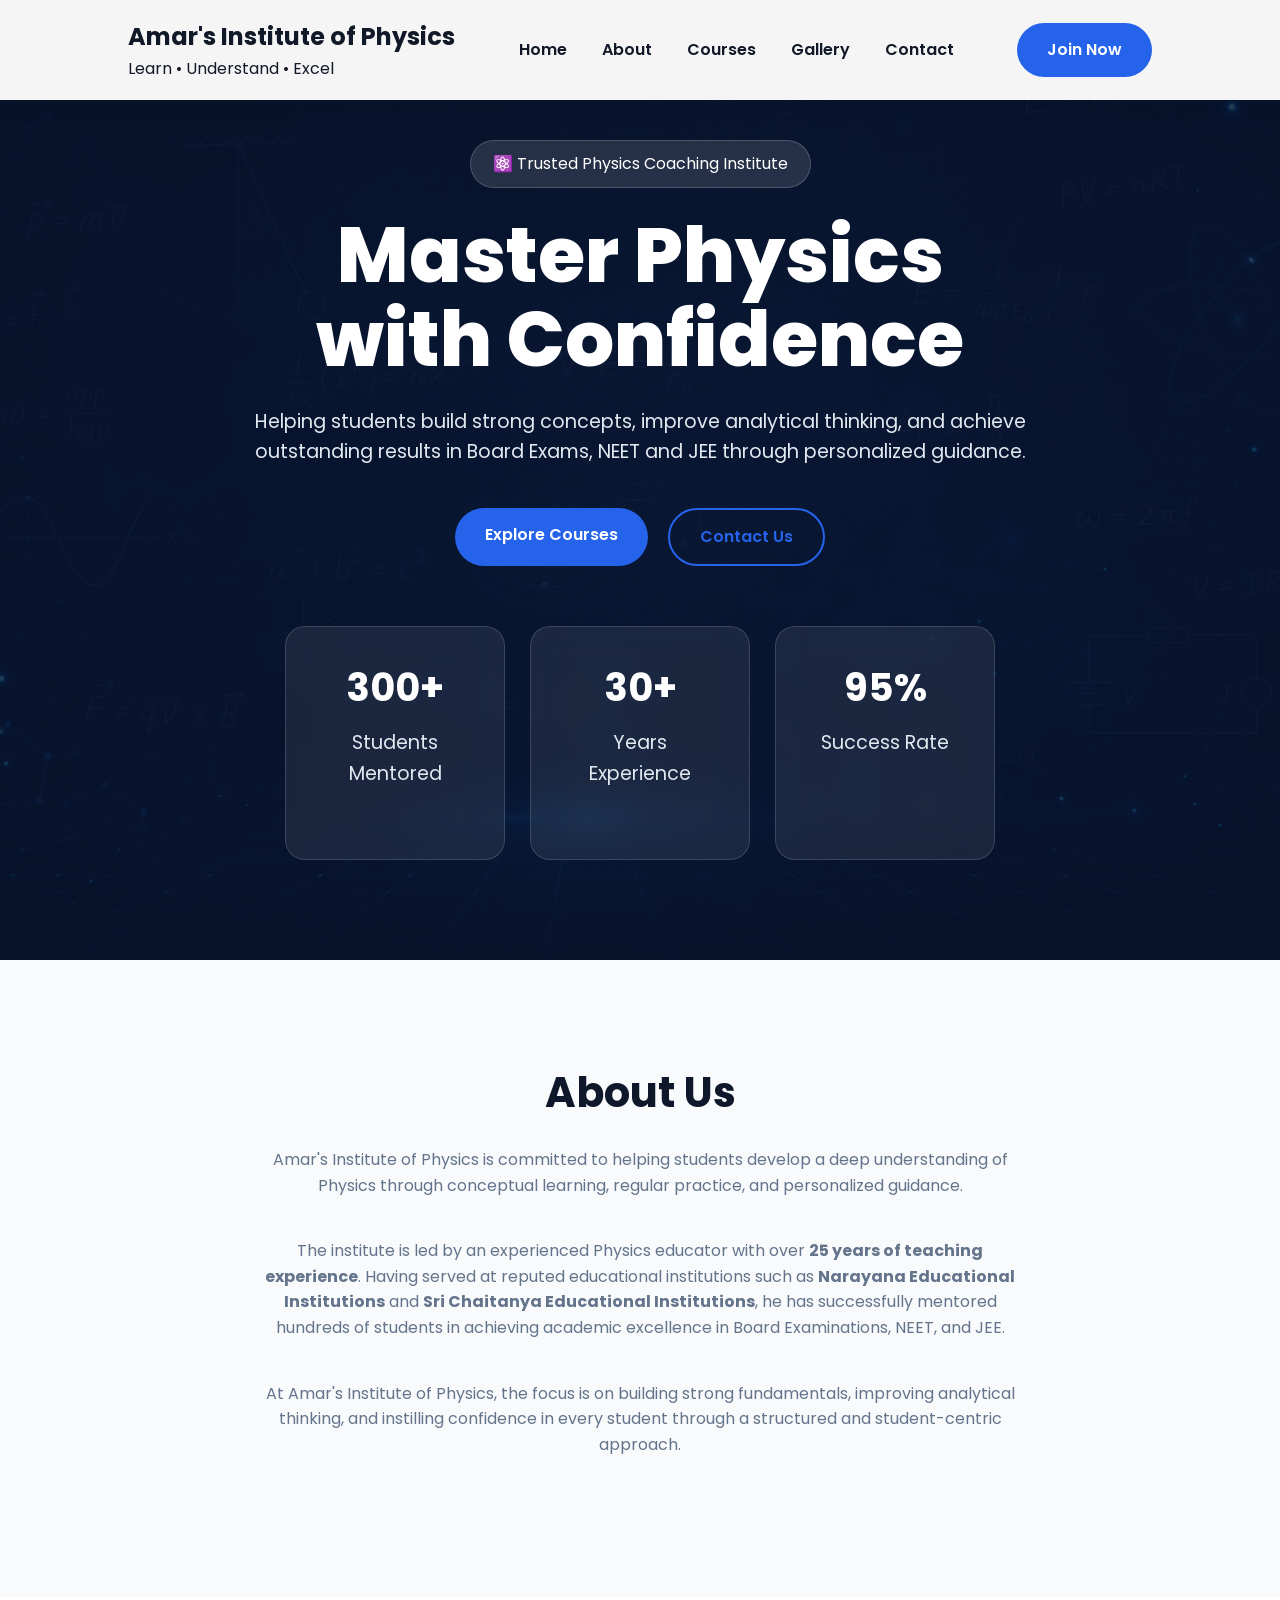
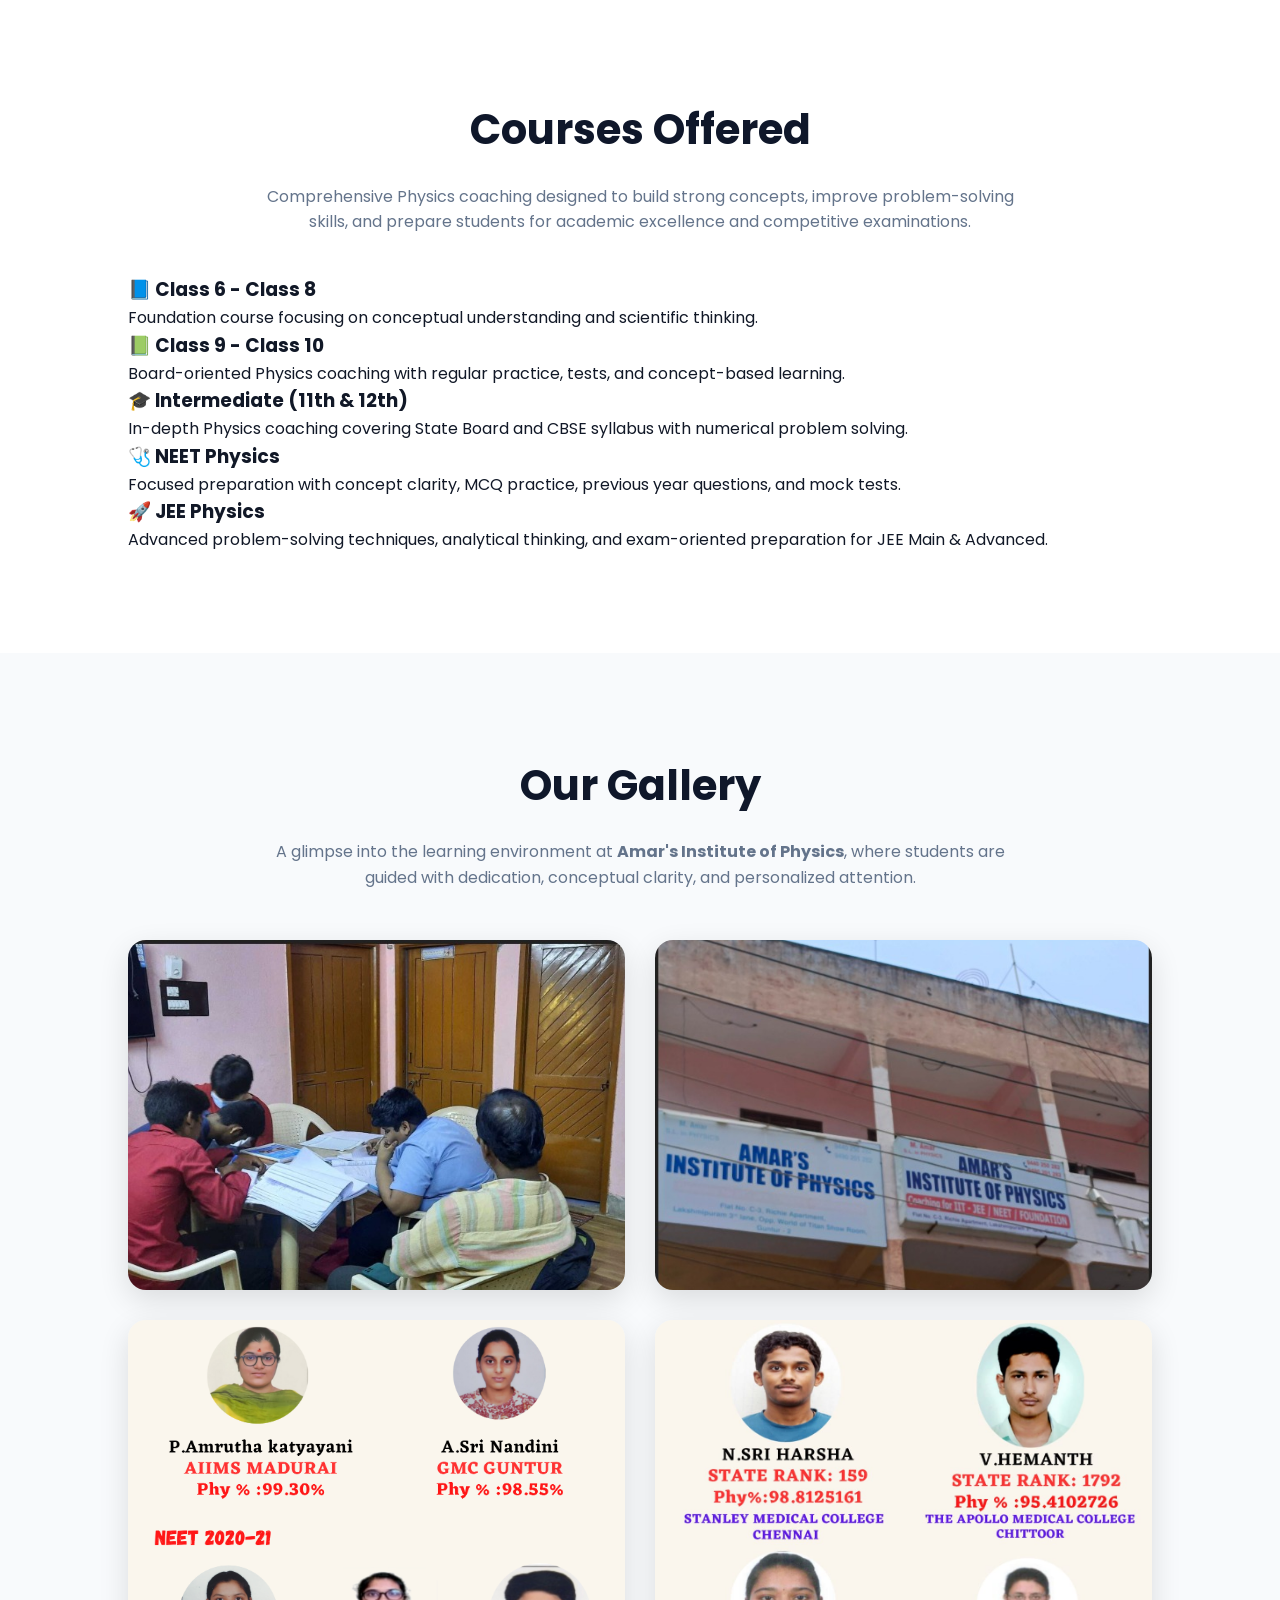
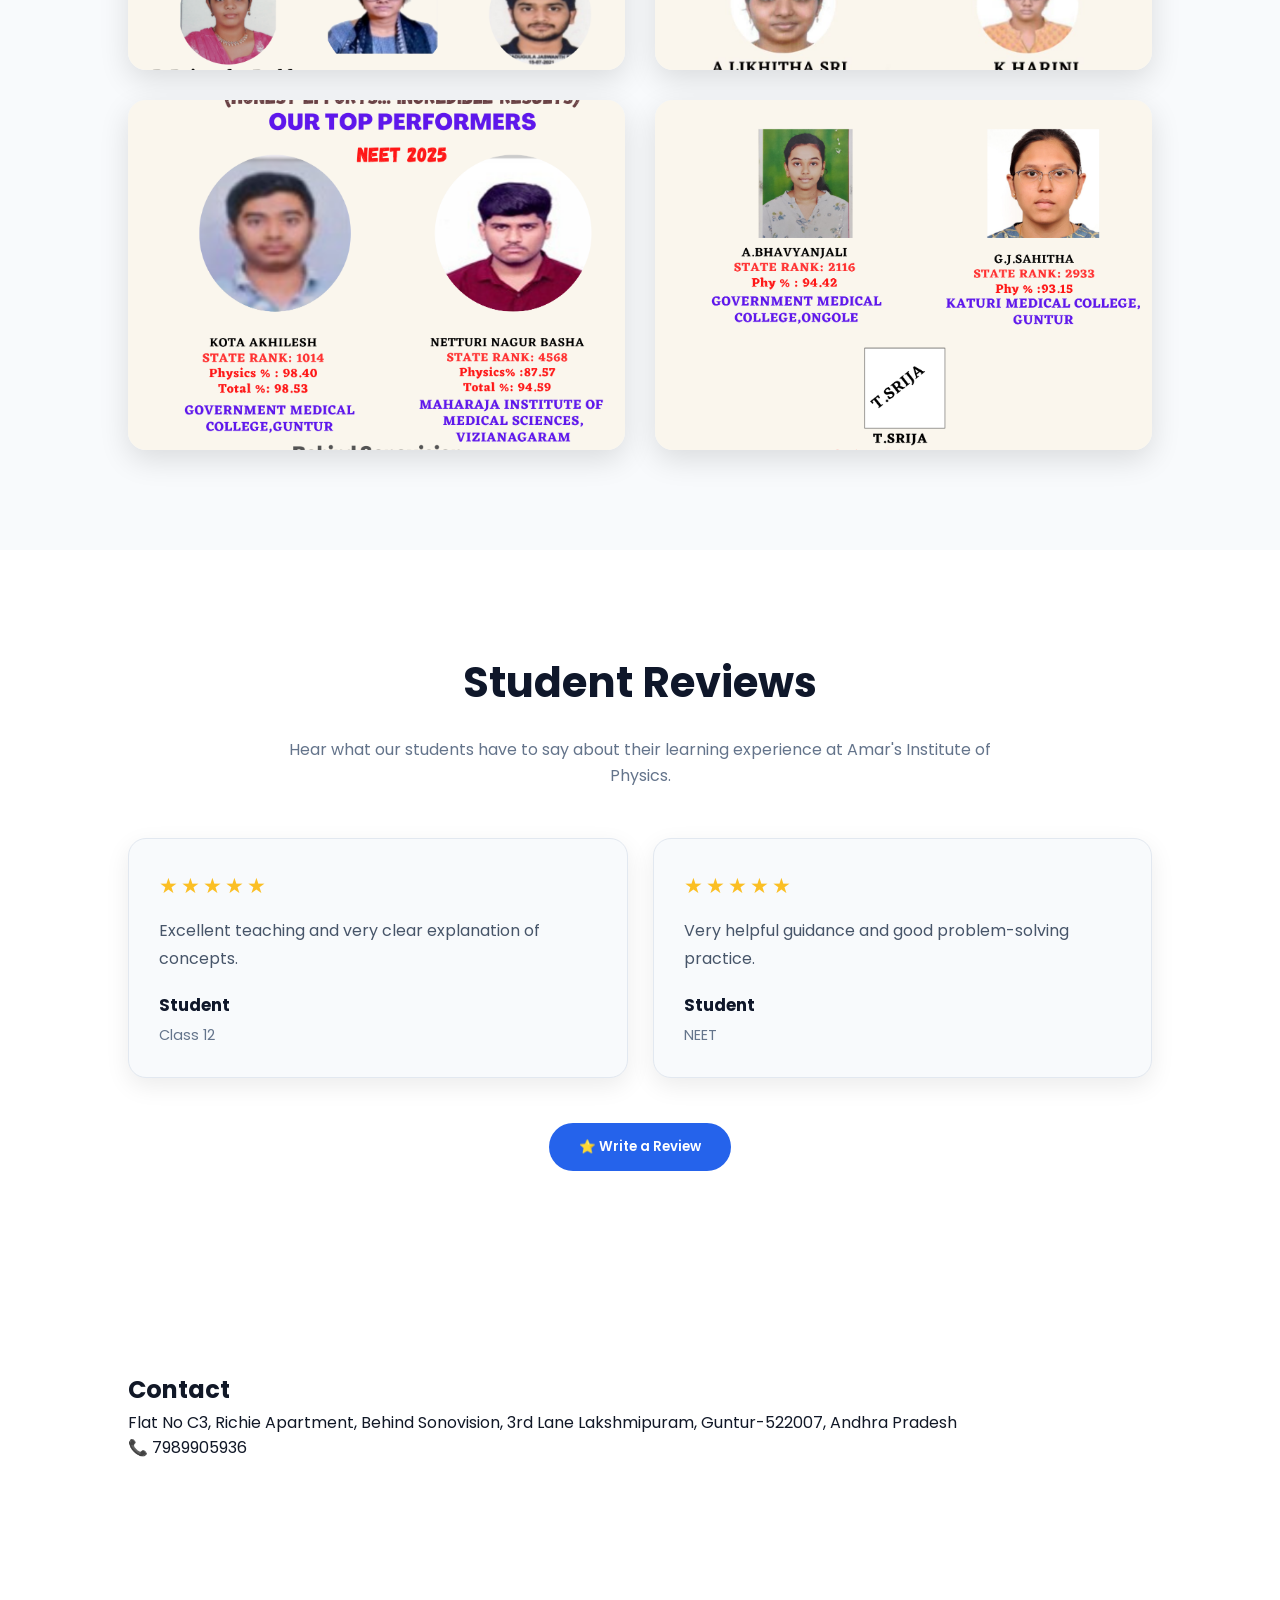
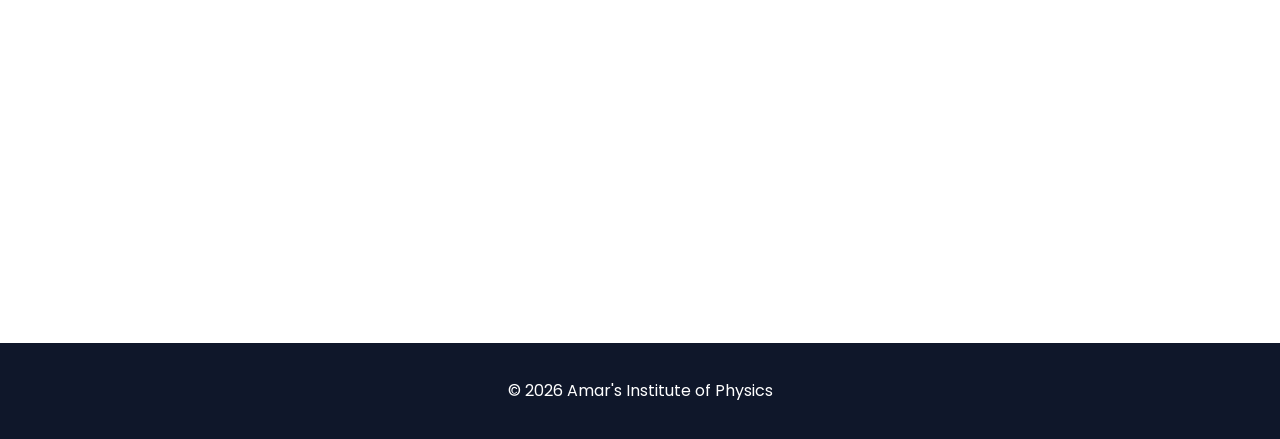
<file: index.html>
<!DOCTYPE html>
<html lang="en">
<head>
<meta charset="UTF-8">
<meta name="viewport" content="width=device-width, initial-scale=1.0">
<title>Amar's Institute of Physics</title>
<link rel="preconnect" href="https://fonts.googleapis.com">
<link rel="preconnect" href="https://fonts.gstatic.com" crossorigin>
<link href="https://fonts.googleapis.com/css2?family=Poppins:wght@300;400;500;600;700;800&display=swap" rel="stylesheet">
<link rel="stylesheet" href="assets/css/style.css">
</head>
<body>

<header>
<nav class="navbar">
<div class="logo-text">
    <h2>Amar's Institute of Physics</h2>
    <span>Learn • Understand • Excel</span>
</div>

<ul class="nav-links">
<li><a href="#home">Home</a></li>
<li><a href="#about">About</a></li>
<li><a href="#courses">Courses</a></li>
<li><a href="#gallery">Gallery</a></li>
<li><a href="#contact">Contact</a></li>
</ul>

<a href="#contact" class="btn">Join Now</a>
</nav>
</header>

<section id="home" class="hero">
<div class="hero-content">
<span class="hero-tag">⚛️ Trusted Physics Coaching Institute</span>
<h1>Master Physics<br>with Confidence</h1>
<p>Helping students build strong concepts, improve analytical thinking, and achieve outstanding results in Board Exams, NEET and JEE through personalized guidance.</p>
<div class="hero-buttons">
<a class="btn" href="#courses">Explore Courses</a>
<a class="btn-secondary" href="#contact">Contact Us</a>
</div>
<div class="hero-stats">
<div class="stat-card"><h2>300+</h2><p>Students Mentored</p></div>
<div class="stat-card"><h2>30+</h2><p>Years Experience</p></div>
<div class="stat-card"><h2>95%</h2><p>Success Rate</p></div>
</div>
</div>
</section>

<section id="about">
    <div class="container">

        <h2 class="section-title">About Us</h2>

        <p class="section-subtitle">
            Amar's Institute of Physics is committed to helping students develop a
            deep understanding of Physics through conceptual learning, regular
            practice, and personalized guidance.
        </p>

        <p class="section-subtitle">
            The institute is led by an experienced Physics educator with over
            <strong>25 years of teaching experience</strong>. Having served at
            reputed educational institutions such as
            <strong>Narayana Educational Institutions</strong> and
            <strong>Sri Chaitanya Educational Institutions</strong>,
            he has successfully mentored hundreds of students in achieving
            academic excellence in Board Examinations, NEET, and JEE.
        </p>

        <p class="section-subtitle">
            At Amar's Institute of Physics, the focus is on building strong
            fundamentals, improving analytical thinking, and instilling confidence
            in every student through a structured and student-centric approach.
        </p>

    </div>
</section>
<section id="courses">

    <div class="container">

        <h2 class="section-title">Courses Offered</h2>

        <p class="section-subtitle">
            Comprehensive Physics coaching designed to build strong concepts,
            improve problem-solving skills, and prepare students for academic
            excellence and competitive examinations.
        </p>

        <div class="course-grid">

            <div class="course-card">
                <h3>📘 Class 6 - Class 8</h3>
                <p>Foundation course focusing on conceptual understanding and scientific thinking.</p>
            </div>

            <div class="course-card">
                <h3>📗 Class 9 - Class 10</h3>
                <p>Board-oriented Physics coaching with regular practice, tests, and concept-based learning.</p>
            </div>

            <div class="course-card">
                <h3>🎓 Intermediate (11th & 12th)</h3>
                <p>In-depth Physics coaching covering State Board and CBSE syllabus with numerical problem solving.</p>
            </div>

            <div class="course-card">
                <h3>🩺 NEET Physics</h3>
                <p>Focused preparation with concept clarity, MCQ practice, previous year questions, and mock tests.</p>
            </div>

            <div class="course-card">
                <h3>🚀 JEE Physics</h3>
                <p>Advanced problem-solving techniques, analytical thinking, and exam-oriented preparation for JEE Main & Advanced.</p>
            </div>

        </div>

    </div>

</section>
<section id="gallery">

    <div class="container">

        <h2 class="section-title">Our Gallery</h2>

        <p class="section-subtitle">
            A glimpse into the learning environment at
            <strong>Amar's Institute of Physics</strong>,
            where students are guided with dedication, conceptual clarity,
            and personalized attention.
        </p>

        <div class="gallery-grid">

            <div class="gallery-item">
                <img src="assets/images/gallery/gallery1.jpg" alt="Physics Classroom">
            </div>

            <div class="gallery-item">
                <img src="assets/images/gallery/gallery2.jpg" alt="Teaching Session">
            </div>
            <div class="gallery-item">
                <img src="assets/images/gallery/gallery3.png" alt="Teaching Session">
            </div>
            <div class="gallery-item">
                <img src="assets/images/gallery/gallery4.jpg" alt="Teaching Session">
            </div>
            <div class="gallery-item">
                <img src="assets/images/gallery/gallery5.png" alt="Teaching Session">
            </div>
            <div class="gallery-item">
                <img src="assets/images/gallery/gallery6.png" alt="Teaching Session">
            </div>
            
        </div>

    </div>

</section>
<!-- Reviews Section -->
<section id="reviews">

    <div class="container">

        <h2 class="section-title">Student Reviews</h2>

        <p class="section-subtitle">
            Hear what our students have to say about their learning experience
            at Amar's Institute of Physics.
        </p>

        <!-- Reviews will appear here -->
        <div id="reviews-container" class="reviews-grid">

            <div class="review-card">
                <div class="review-stars">★★★★★</div>
                <p class="review-text">
                    Excellent teaching and very clear explanation of concepts.
                </p>
                <h4>Student</h4>
                <span>Class 12</span>
            </div>

            <div class="review-card">
                <div class="review-stars">★★★★★</div>
                <p class="review-text">
                    Very helpful guidance and good problem-solving practice.
                </p>
                <h4>Student</h4>
                <span>NEET</span>
            </div>

        </div>

        <div class="review-button-container">
            <button
    type="button"
    class="btn review-open-button"
    onclick="document.getElementById('review-modal').classList.add('active')">
    ⭐ Write a Review
</button>
        </div>

    </div>

</section>
<!-- Review Form Modal -->
<div id="review-modal" class="review-modal">

    <div class="review-modal-content">

        <button
            type="button"
            class="close-review"
            onclick="document.getElementById('review-modal').classList.remove('active')">
            &times;
        </button>

        <h2>Write a Review</h2>

        <p>We'd love to hear about your experience.</p>

        <form id="review-form">

            <label for="review-name">Your Name</label>

            <input
                type="text"
                id="review-name"
                name="name"
                placeholder="Enter your name"
                required
            >


            <label for="review-class">Class / Course</label>

            <input
                type="text"
                id="review-class"
                name="className"
                placeholder="e.g. Class 10 / Intermediate / NEET / JEE"
                required
            >


            <label>Your Rating</label>

            <div class="star-rating" id="star-rating">

                <span data-rating="1">★</span>
                <span data-rating="2">★</span>
                <span data-rating="3">★</span>
                <span data-rating="4">★</span>
                <span data-rating="5">★</span>

            </div>

            <input
                type="hidden"
                id="review-rating"
                name="rating"
                value="0"
            >


            <label for="review-text">Your Review</label>

            <textarea
                id="review-text"
                name="review"
                rows="5"
                placeholder="Write your experience..."
                required
            ></textarea>


            <button
                type="submit"
                class="btn"
                id="submit-review">
                Submit Review
            </button>

            <p id="review-message"></p>

        </form>

    </div>

</div>
<section id="contact"><div class="container">
<h2>Contact</h2>
<p>Flat No C3, Richie Apartment, Behind Sonovision, 3rd Lane Lakshmipuram, Guntur-522007, Andhra Pradesh</p>
<p>📞 <a href="tel:+917989905936">7989905936</a></p>
<iframe src="https://maps.google.com/maps?q=16.3358917,80.4405335&z=17&output=embed" width="100%" height="350" style="border:0;border-radius:16px;"></iframe>
</div></section>

<footer>© 2026 Amar's Institute of Physics</footer>
<script src="assets/js/script.js"></script>
    <script 
      type="text/javascript"
      src="https://d3mkw6s8thqya7.cloudfront.net/integration-plugin.js"
      id="aisensy-wa-widget"
      widget-id="aab4y9"
    >
    </script>
	
</body></html>
</file>
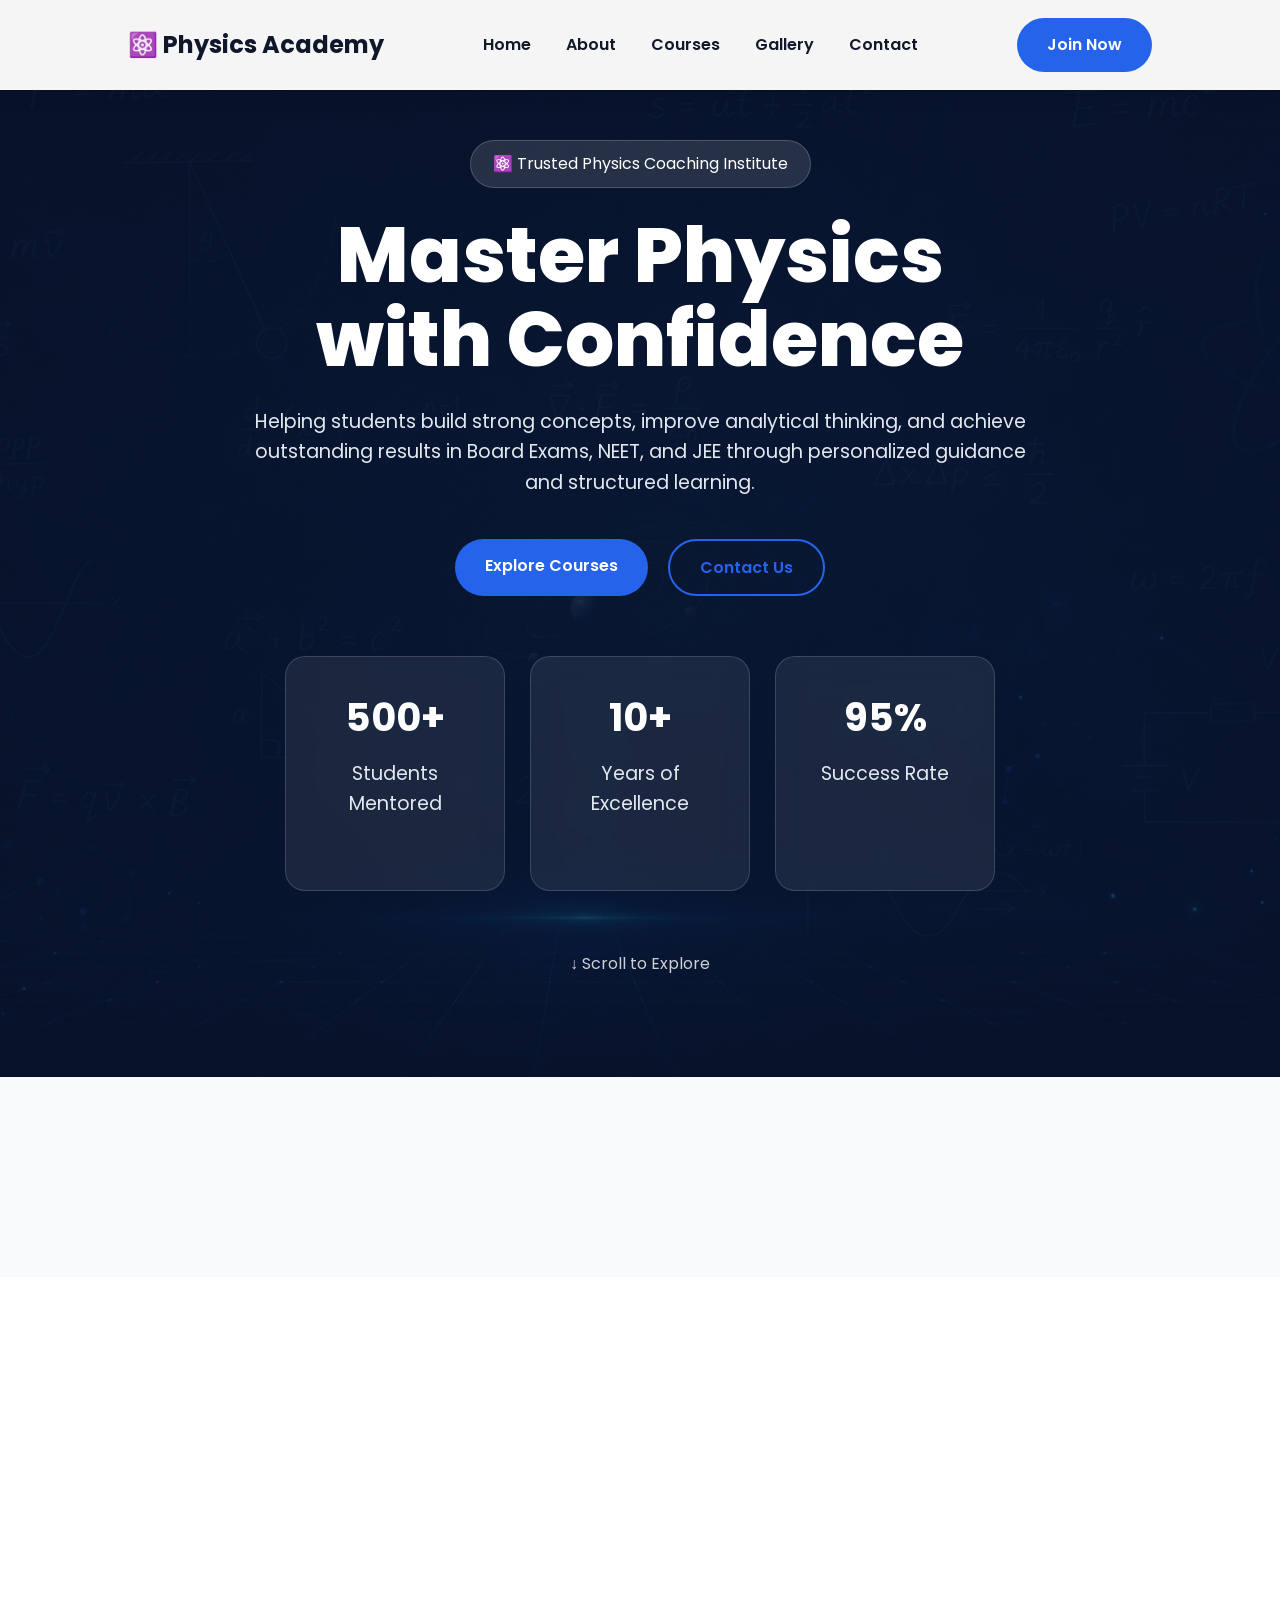
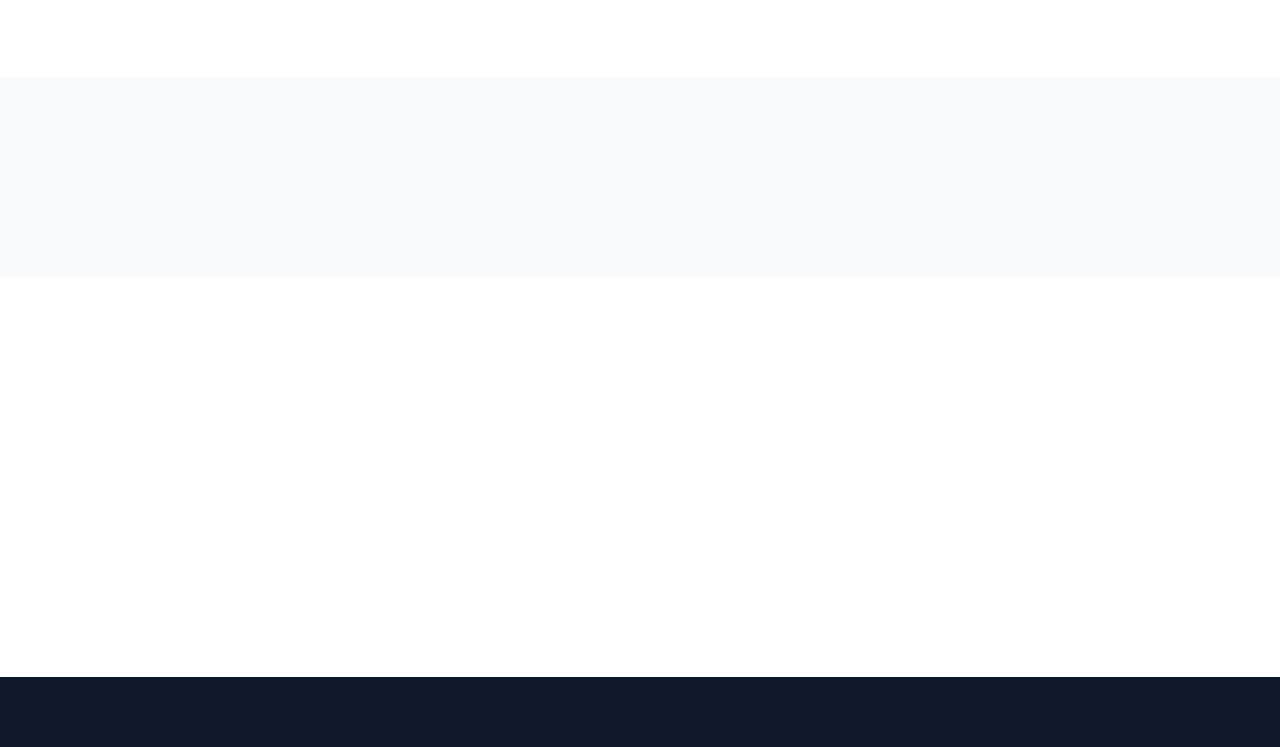
<file: index_bkp.html>
<!DOCTYPE html>
<html lang="en">

<head>
    <meta charset="UTF-8">
    <meta name="viewport" content="width=device-width, initial-scale=1.0">

    <title>Physics Tuition Centre | Learn Physics with Confidence</title>

    <meta name="description"
        content="Professional Physics Tuition for Classes 9, 10, Intermediate, NEET and JEE. Concept-based learning with personal attention and regular assessments.">

    <link rel="icon" href="assets/images/logo/favicon.png">

    <!-- Google Fonts -->
    <link rel="preconnect" href="https://fonts.googleapis.com">
    <link rel="preconnect" href="https://fonts.gstatic.com" crossorigin>

    <link href="https://fonts.googleapis.com/css2?family=Poppins:wght@300;400;500;600;700&display=swap"
        rel="stylesheet">

    <!-- Font Awesome -->
    <link rel="stylesheet"
        href="https://cdnjs.cloudflare.com/ajax/libs/font-awesome/6.7.2/css/all.min.css">

    <!-- CSS -->
    <link rel="stylesheet" href="assets/css/style.css">
</head>

<body>

    <!-- ===================== NAVBAR ===================== -->

    <header>

        <nav class="navbar">

            <div class="logo">
                <!-- <img src="assets/images/logo/logo.png" alt="Physics Tuition Logo"> -->
                 <h2>⚛️ Physics Academy</h2>
            </div>

            <ul class="nav-links">

                <li><a href="#home">Home</a></li>

                <li><a href="#about">About</a></li>

                <li><a href="#courses">Courses</a></li>

                <li><a href="#gallery">Gallery</a></li>

                <li><a href="#contact">Contact</a></li>

            </ul>

            <a href="#contact" class="btn">Join Now</a>

        </nav>

    </header>



    <!-- ===================== HERO ===================== -->

    <!-- ===================== HERO ===================== -->

<section id="home" class="hero">

    <div class="hero-content">

        <span class="hero-tag">
            ⚛️ Trusted Physics Coaching Institute
        </span>

        <h1>
            Master Physics <br>
            with Confidence
        </h1>

        <p>
            Helping students build strong concepts, improve analytical thinking,
            and achieve outstanding results in Board Exams, NEET, and JEE through
            personalized guidance and structured learning.
        </p>

        <div class="hero-buttons">

            <a href="#courses" class="btn">
                Explore Courses
            </a>

            <a href="#contact" class="btn-secondary">
                Contact Us
            </a>

        </div>


        <!-- Statistics -->

        <div class="hero-stats">

            <div class="stat-card">

                <h2>500+</h2>

                <p>Students Mentored</p>

            </div>

            <div class="stat-card">

                <h2>10+</h2>

                <p>Years of Excellence</p>

            </div>

            <div class="stat-card">

                <h2>95%</h2>

                <p>Success Rate</p>

            </div>

        </div>

        <div class="scroll-down">

            ↓ Scroll to Explore

        </div>

    </div>

</section>



    <!-- ===================== ABOUT ===================== -->

    <section id="about">

    </section>



    <!-- ===================== WHY CHOOSE US ===================== -->

    <section id="features">

    </section>



    <!-- ===================== COURSES ===================== -->

    <section id="courses">

    </section>



    <!-- ===================== GALLERY ===================== -->

    <section id="gallery">

    </section>



    <!-- ===================== TESTIMONIALS ===================== -->

    <section id="testimonials">

    </section>



    <!-- ===================== CONTACT ===================== -->

    <section id="contact">

    </section>



    <!-- ===================== FOOTER ===================== -->

    <footer>

    </footer>



    <!-- JavaScript -->

    <script src="assets/js/script.js"></script>

</body>

</html>
</file>
<file: assets/css/style.css>
@import url('https://fonts.googleapis.com/css2?family=Poppins:wght@300;400;500;600;700;800&display=swap');

:root{
--primary:#0f172a;
--secondary:#2563eb;
--accent:#fbbf24;
--white:#fff;
--light:#f8fafc;
--gray:#64748b;
--transition:.35s ease;
}

*{margin:0;padding:0;box-sizing:border-box}
html{scroll-behavior:smooth}
body{font-family:'Poppins',sans-serif;background:#fff;color:#111827;line-height:1.6}
a{text-decoration:none;color:inherit}
ul{list-style:none}
img{display:block;max-width:100%}
section{padding:100px 10%}
.container{max-width:1200px;margin:auto}

.navbar{
position:fixed;top:0;left:0;width:100%;
display:flex;justify-content:space-between;align-items:center;
padding:18px 10%;
background:rgba(255,255,255,.96);
backdrop-filter:blur(10px);
box-shadow:0 5px 20px rgba(0,0,0,.08);
z-index:999;
}
.logo img {
    width: 55px;
    height: 55px;
    object-fit: contain;
}
.logo h2{color:var(--primary)}
.nav-links{display:flex;gap:35px}
.nav-links a{font-weight:600;transition:var(--transition)}
.nav-links a:hover{color:var(--secondary)}

.btn,.btn-secondary{
display:inline-block;
padding:14px 30px;
border-radius:40px;
font-weight:600;
transition:var(--transition)
}
.btn{background:var(--secondary);color:#fff}
.btn:hover{transform:translateY(-3px);background:#1d4ed8}
.btn-secondary{border:2px solid var(--secondary);color:var(--secondary)}
.btn-secondary:hover{background:var(--secondary);color:#fff}

.hero{
min-height:100vh;
display:flex;
justify-content:center;
align-items:center;
text-align:center;
padding:140px 10% 100px;
background:
linear-gradient(rgba(9,20,45,.82),rgba(9,20,45,.82)),
url('../images/backgrounds/physics-bg.jpg') center/cover no-repeat;
color:#fff;
}
.hero-content{max-width:900px}
.hero-tag{
display:inline-block;
padding:10px 22px;
border-radius:30px;
background:rgba(255,255,255,.12);
border:1px solid rgba(255,255,255,.18);
margin-bottom:25px;
}
.hero h1{
font-size:4.8rem;
font-weight:800;
line-height:1.1;
margin-bottom:25px;
}
.hero p{
font-size:1.2rem;
color:#e2e8f0;
max-width:800px;
margin:auto auto 40px;
}
.hero-buttons{
display:flex;
justify-content:center;
gap:20px;
flex-wrap:wrap;
}

.hero-stats{
margin-top:60px;
display:flex;
justify-content:center;
gap:25px;
flex-wrap:wrap;
}
.stat-card{
background:rgba(255,255,255,.08);
backdrop-filter:blur(14px);
padding:30px;
border-radius:20px;
width:220px;
border:1px solid rgba(255,255,255,.15);
transition:.3s;
}
.stat-card:hover{
transform:translateY(-8px);
background:rgba(255,255,255,.15);
}
.stat-card h2{
font-size:2.4rem;
margin-bottom:10px;
}
.scroll-down{
margin-top:60px;
animation:float 2s infinite;
opacity:.8;
}
@keyframes float{
0%{transform:translateY(0)}
50%{transform:translateY(10px)}
100%{transform:translateY(0)}
}

.section-title{
font-size:2.6rem;
text-align:center;
color:var(--primary);
margin-bottom:20px;
}
.section-subtitle{
max-width:760px;
margin:0 auto 40px;
text-align:center;
color:var(--gray);
}

#about,#gallery{background:#f8fafc}
#features,#courses,#testimonials,#contact{background:#fff}

footer{
background:var(--primary);
color:#fff;
text-align:center;
padding:35px;
}

iframe{
border-radius:15px;
margin-top:25px;
}

@media(max-width:992px){
.hero h1{font-size:3.4rem}
}

@media(max-width:768px){
.nav-links{display:none}
.navbar{padding:20px}
.hero{padding:120px 25px}
.hero h1{font-size:2.5rem}
.hero p{font-size:1rem}
.hero-buttons{flex-direction:column;align-items:center}
.btn,.btn-secondary{width:220px;text-align:center}
section{padding:80px 30px}
}
/*=========================
Gallery
=========================*/

.gallery-grid{

    display:grid;

    grid-template-columns:repeat(auto-fit,minmax(350px,1fr));

    gap:30px;

    margin-top:50px;

}

.gallery-item{

    overflow:hidden;

    border-radius:18px;

    box-shadow:0 10px 30px rgba(0,0,0,.12);

}

.gallery-item img{

    width:100%;

    height:350px;

    object-fit:cover;

    transition:.4s;

}

.gallery-item img:hover{

    transform:scale(1.05);

}
/* =========================
   Reviews Section
========================= */

#reviews {
    background: #ffffff;
}

.reviews-grid {
    display: grid;
    grid-template-columns: repeat(auto-fit, minmax(280px, 1fr));
    gap: 25px;
    margin-top: 50px;
}

.review-card {
    background: #f8fafc;
    padding: 30px;
    border-radius: 18px;
    box-shadow: 0 8px 25px rgba(0, 0, 0, 0.08);
    border: 1px solid #e2e8f0;
    transition: 0.3s ease;
}

.review-card:hover {
    transform: translateY(-6px);
    box-shadow: 0 15px 35px rgba(0, 0, 0, 0.12);
}

.review-stars {
    color: #fbbf24;
    font-size: 1.3rem;
    letter-spacing: 3px;
    margin-bottom: 15px;
}

.review-text {
    color: #475569;
    font-size: 1rem;
    line-height: 1.7;
    margin-bottom: 20px;
}

.review-card h4 {
    color: #0f172a;
    font-size: 1.05rem;
    margin-bottom: 3px;
}

.review-card span {
    color: #64748b;
    font-size: 0.9rem;
}

.review-button-container {
    text-align: center;
    margin-top: 45px;
}


/* =========================
   Review Modal
========================= */

.review-modal {
    display: none;
    position: fixed;
    z-index: 2000;
    inset: 0;
    background: rgba(15, 23, 42, 0.7);
    backdrop-filter: blur(5px);
    align-items: center;
    justify-content: center;
    padding: 20px;
}

.review-modal.active {
    display: flex;
}

.review-modal-content {
    position: relative;
    width: 100%;
    max-width: 520px;
    max-height: 90vh;
    overflow-y: auto;
    background: #ffffff;
    border-radius: 22px;
    padding: 40px;
    box-shadow: 0 20px 60px rgba(0, 0, 0, 0.25);
}

.review-modal-content h2 {
    color: var(--primary);
    font-size: 1.8rem;
    margin-bottom: 8px;
}

.review-modal-content > p {
    color: var(--gray);
    margin-bottom: 25px;
}

.close-review {
    position: absolute;
    top: 15px;
    right: 18px;
    border: none;
    background: transparent;
    font-size: 2rem;
    color: #64748b;
    cursor: pointer;
    line-height: 1;
}

.close-review:hover {
    color: #0f172a;
}


/* =========================
   Review Form
========================= */

#review-form {
    display: flex;
    flex-direction: column;
}

#review-form label {
    font-weight: 600;
    color: #334155;
    margin-bottom: 7px;
    margin-top: 15px;
}

#review-form input,
#review-form textarea {
    width: 100%;
    padding: 13px 15px;
    border: 1px solid #cbd5e1;
    border-radius: 10px;
    font-family: 'Poppins', sans-serif;
    font-size: 0.95rem;
    outline: none;
    transition: 0.25s ease;
}

#review-form input:focus,
#review-form textarea:focus {
    border-color: var(--secondary);
    box-shadow: 0 0 0 3px rgba(37, 99, 235, 0.1);
}

#review-form textarea {
    resize: vertical;
    min-height: 120px;
}


/* =========================
   Star Rating
========================= */

.star-rating {
    display: flex;
    gap: 8px;
    margin: 8px 0 5px;
}

.star-rating span {
    font-size: 2.2rem;
    color: #cbd5e1;
    cursor: pointer;
    transition: 0.2s ease;
}

.star-rating span:hover,
.star-rating span.selected {
    color: #fbbf24;
    transform: scale(1.1);
}


/* =========================
   Review Messages
========================= */

#review-message {
    margin-top: 15px;
    font-size: 0.9rem;
    line-height: 1.5;
}

#review-message.success {
    color: #15803d;
}

#review-message.error {
    color: #dc2626;
}

#submit-review:disabled {
    opacity: 0.6;
    cursor: not-allowed;
}


/* =========================
   Mobile Reviews
========================= */

@media (max-width: 768px) {

    .reviews-grid {
        grid-template-columns: 1fr;
    }

    .review-modal-content {
        padding: 30px 22px;
    }

    .star-rating span {
        font-size: 2rem;
    }

}
.review-open-button {
    cursor: pointer;
    border: none;
    font-family: 'Poppins', sans-serif;
}

.review-open-button:hover {
    transform: translateY(-3px);
}
.no-reviews {
    grid-column: 1 / -1;
    text-align: center;
    padding: 30px;
    color: var(--gray);
    font-size: 1rem;
}
</file>
